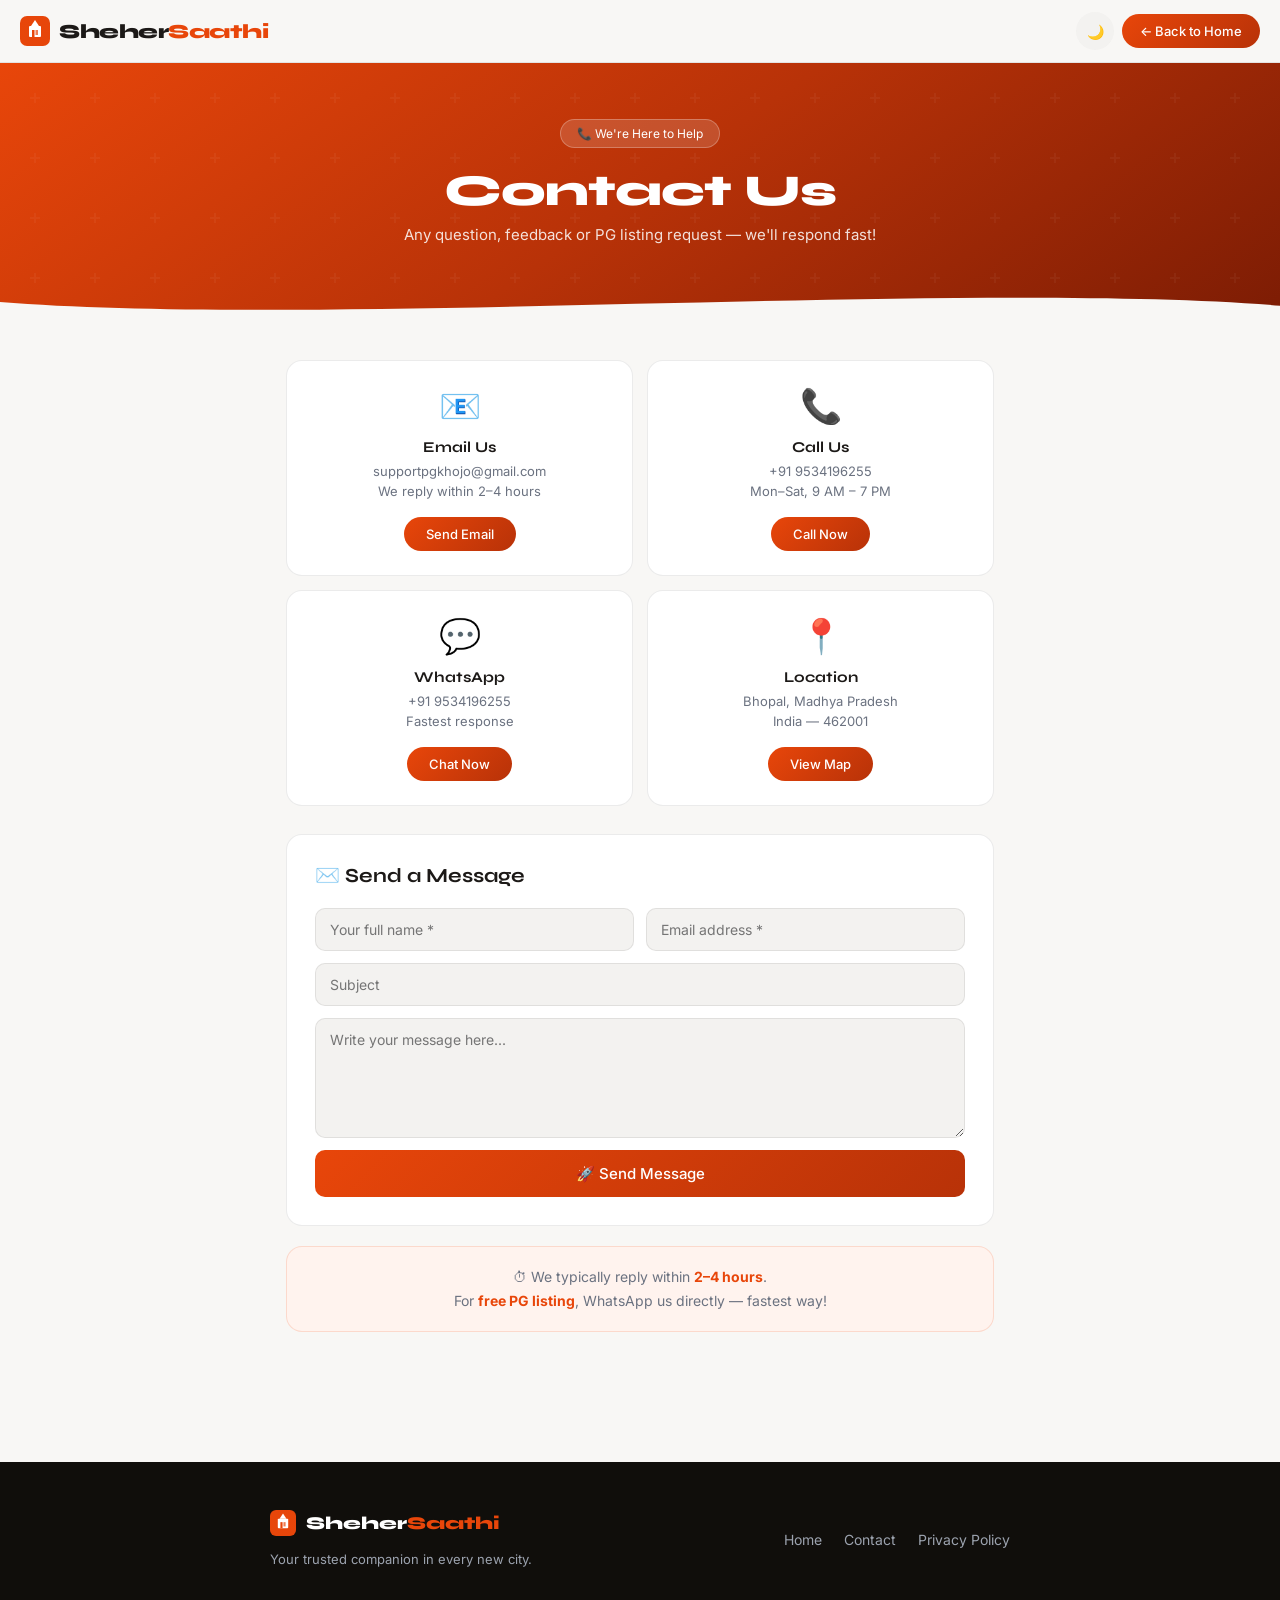
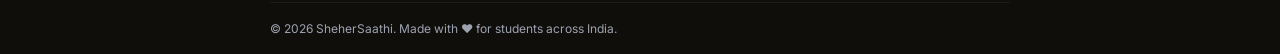
<file: contact.html>
<!DOCTYPE html>
<html lang="en">
<head>
<meta charset="UTF-8">
<meta name="viewport" content="width=device-width, initial-scale=1.0">
<title>Contact Us — SheherSaathi</title>
<link href="https://fonts.googleapis.com/css2?family=Syne:wght@400;600;700;800&family=Inter:wght@300;400;500;600&display=swap" rel="stylesheet">
<link rel="stylesheet" href="style.css">
<style>
.page-hero{background:linear-gradient(145deg,#e8460a,#b83208,#7c1c04);color:#fff;padding:56px 20px 80px;text-align:center;position:relative;overflow:hidden;}
.page-hero::before{content:'';position:absolute;inset:0;background:url("data:image/svg+xml,%3Csvg width='60' height='60' viewBox='0 0 60 60' xmlns='http://www.w3.org/2000/svg'%3E%3Cg fill='none'%3E%3Cg fill='%23ffffff' fill-opacity='0.04'%3E%3Cpath d='M36 34v-4h-2v4h-4v2h4v4h2v-4h4v-2h-4z'/%3E%3C/g%3E%3C/g%3E%3C/svg%3E");}
.page-hero-inner{position:relative;z-index:1;}
.page-badge{display:inline-block;background:rgba(255,255,255,0.15);border:1px solid rgba(255,255,255,0.25);padding:6px 16px;border-radius:50px;font-size:12px;margin-bottom:16px;}
.page-hero h1{font-family:'Syne',sans-serif;font-size:clamp(28px,5vw,44px);font-weight:800;margin-bottom:8px;letter-spacing:-1px;}
.page-hero p{font-size:15px;opacity:.85;}
.page-wave{position:absolute;bottom:0;left:0;right:0;line-height:0;}
.page-wave svg{width:100%;height:44px;display:block;}
.page-content{max-width:740px;margin:0 auto;padding:36px 16px 70px;}
.contact-grid{display:grid;grid-template-columns:1fr 1fr;gap:14px;margin-bottom:28px;}
@media(max-width:520px){.contact-grid{grid-template-columns:1fr;}}
.contact-card{background:var(--card);border:1px solid var(--border);border-radius:var(--radius);padding:24px;text-align:center;transition:all .2s;}
.contact-card:hover{transform:translateY(-4px);box-shadow:var(--shadow-lg);}
.cc-icon{font-size:34px;margin-bottom:12px;}
.cc-title{font-family:'Syne',sans-serif;font-size:15px;font-weight:700;margin-bottom:6px;}
.cc-val{font-size:13px;color:var(--muted);margin-bottom:16px;line-height:1.5;}
a.cc-btn{display:inline-block;padding:9px 22px;background:linear-gradient(135deg,#e8460a,#b83208);color:#fff;border-radius:50px;font-size:13px;font-weight:500;transition:all .2s;}
a.cc-btn:hover{transform:translateY(-2px);box-shadow:0 4px 14px rgba(232,70,10,.35);}
.form-card{background:var(--card);border:1px solid var(--border);border-radius:var(--radius);padding:28px;margin-bottom:20px;}
.form-card h3{font-family:'Syne',sans-serif;font-size:20px;font-weight:700;margin-bottom:20px;}
.cf-row{display:grid;grid-template-columns:1fr 1fr;gap:12px;}
@media(max-width:520px){.cf-row{grid-template-columns:1fr;}}
.cf-input{width:100%;padding:12px 14px;border:1.5px solid var(--border);border-radius:10px;background:var(--input);color:var(--text);font-size:14px;outline:none;font-family:'Inter',sans-serif;margin-bottom:12px;display:block;transition:border-color .2s;}
.cf-input:focus{border-color:#e8460a;}
textarea.cf-input{resize:vertical;min-height:120px;}
.info-card{background:var(--brand-light);border:1px solid rgba(232,70,10,.15);border-radius:var(--radius);padding:18px 22px;font-size:14px;color:var(--muted);text-align:center;line-height:1.7;}
.dark .info-card{background:#2a1200;}
.info-card strong{color:#e8460a;}
.site-footer{background:#100e0b;color:#9ca3af;padding:48px 20px 0;margin-top:60px;}
.footer-inner{display:flex;justify-content:space-between;flex-wrap:wrap;gap:32px;max-width:740px;margin:0 auto 32px;}
.footer-logo{display:flex;align-items:center;gap:10px;margin-bottom:12px;}
.footer-logo span{font-family:'Syne',sans-serif;font-size:18px;font-weight:800;color:#fff;}
.footer-logo em{color:#e8460a;font-style:normal;}
.footer-desc{font-size:13px;line-height:1.7;max-width:280px;}
.footer-links-row{display:flex;gap:22px;flex-wrap:wrap;align-items:center;}
.footer-links-row a{color:#9ca3af;font-size:14px;transition:color .2s;}
.footer-links-row a:hover{color:#e8460a;}
.footer-bottom{border-top:1px solid #1f1c18;padding:18px 0;display:flex;align-items:center;justify-content:space-between;flex-wrap:wrap;gap:8px;max-width:740px;margin:0 auto;font-size:12px;}
</style>
</head>
<body>

<nav class="navbar">
  <a href="index.html" class="nav-brand" style="text-decoration:none">
    <svg width="30" height="30" viewBox="0 0 60 60" fill="none"><rect width="60" height="60" rx="14" fill="url(#ng)"/><path d="M30 8L38 20H22L30 8Z" fill="white"/><rect x="18" y="20" width="24" height="22" rx="2" fill="white"/><rect x="24" y="28" width="5" height="14" fill="#e8460a"/><rect x="31" y="28" width="5" height="10" fill="#e8460a" opacity="0.7"/><defs><linearGradient id="ng" x1="0" y1="0" x2="60" y2="60"><stop stop-color="#e8460a"/><stop offset="1" stop-color="#7c1c04"/></linearGradient></defs></svg>
    <span class="brand-text">Sheher<span>Saathi</span></span>
  </a>
  <div class="nav-right">
    <button class="icon-btn" onclick="toggleDark()">🌙</button>
    <a href="index.html"><button class="btn-sm">← Back to Home</button></a>
  </div>
</nav>

<div class="page-hero">
  <div class="page-hero-inner">
    <div class="page-badge">📞 We're Here to Help</div>
    <h1>Contact Us</h1>
    <p>Any question, feedback or PG listing request — we'll respond fast!</p>
  </div>
  <div class="page-wave"><svg viewBox="0 0 1440 60" preserveAspectRatio="none"><path d="M0,30 C360,65 1080,0 1440,35 L1440,60 L0,60Z" fill="var(--bg)"/></svg></div>
</div>

<div class="page-content">

  <div class="contact-grid">
    <div class="contact-card">
      <div class="cc-icon">📧</div>
      <div class="cc-title">Email Us</div>
      <div class="cc-val">supportpgkhojo@gmail.com<br>We reply within 2–4 hours</div>
      <a href="mailto:supportpgkhojo@gmail.com" class="cc-btn">Send Email</a>
    </div>
    <div class="contact-card">
      <div class="cc-icon">📞</div>
      <div class="cc-title">Call Us</div>
      <div class="cc-val">+91 9534196255<br>Mon–Sat, 9 AM – 7 PM</div>
      <a href="tel:9534196255" class="cc-btn">Call Now</a>
    </div>
    <div class="contact-card">
      <div class="cc-icon">💬</div>
      <div class="cc-title">WhatsApp</div>
      <div class="cc-val">+91 9534196255<br>Fastest response</div>
      <a href="https://wa.me/919534196255" target="_blank" class="cc-btn">Chat Now</a>
    </div>
    <div class="contact-card">
      <div class="cc-icon">📍</div>
      <div class="cc-title">Location</div>
      <div class="cc-val">Bhopal, Madhya Pradesh<br>India — 462001</div>
      <a href="https://maps.google.com/?q=Bhopal,MP" target="_blank" class="cc-btn">View Map</a>
    </div>
  </div>

  <div class="form-card">
    <h3>✉️ Send a Message</h3>
    <div class="cf-row">
      <input class="cf-input" placeholder="Your full name *" id="cfName">
      <input class="cf-input" placeholder="Email address *" id="cfEmail" type="email">
    </div>
    <input class="cf-input" placeholder="Subject" id="cfSubject">
    <textarea class="cf-input" placeholder="Write your message here..." id="cfMsg"></textarea>
    <button style="width:100%;padding:14px;font-size:15px" onclick="sendMsg()">🚀 Send Message</button>
  </div>

  <div class="info-card">
    ⏱ We typically reply within <strong>2–4 hours</strong>.<br>
    For <strong>free PG listing</strong>, WhatsApp us directly — fastest way!
  </div>

</div>

<footer class="site-footer">
  <div class="footer-inner">
    <div>
      <div class="footer-logo">
        <svg width="26" height="26" viewBox="0 0 60 60" fill="none"><rect width="60" height="60" rx="14" fill="url(#fg)"/><path d="M30 8L38 20H22L30 8Z" fill="white"/><rect x="18" y="20" width="24" height="22" rx="2" fill="white"/><rect x="24" y="28" width="5" height="14" fill="#e8460a"/><rect x="31" y="28" width="5" height="10" fill="#e8460a" opacity=".7"/><defs><linearGradient id="fg" x1="0" y1="0" x2="60" y2="60"><stop stop-color="#e8460a"/><stop offset="1" stop-color="#7c1c04"/></linearGradient></defs></svg>
        <span>Sheher<em>Saathi</em></span>
      </div>
      <p class="footer-desc">Your trusted companion in every new city.</p>
    </div>
    <div class="footer-links-row">
      <a href="index.html">Home</a>
      <a href="contact.html">Contact</a>
      <a href="policy.html">Privacy Policy</a>
    </div>
  </div>
  <div class="footer-bottom">
    <p>© 2026 SheherSaathi. Made with ❤️ for students across India.</p>
  </div>
</footer>

<script>
if(localStorage.getItem('ss_dark')==='1') document.body.classList.add('dark');
function toggleDark(){ document.body.classList.toggle('dark'); localStorage.setItem('ss_dark',document.body.classList.contains('dark')?'1':'0'); }
function sendMsg(){
  const n=document.getElementById('cfName').value.trim();
  const e=document.getElementById('cfEmail').value.trim();
  const m=document.getElementById('cfMsg').value.trim();
  if(!n||!e||!m){ alert('Please fill all required fields.'); return; }
  if(!e.includes('@')){ alert('Please enter a valid email.'); return; }
  alert('Message sent successfully! ✅\nWe will get back to you within 2–4 hours.');
  ['cfName','cfEmail','cfSubject','cfMsg'].forEach(id=>document.getElementById(id).value='');
}
</script>
</body>
</html>
</file>
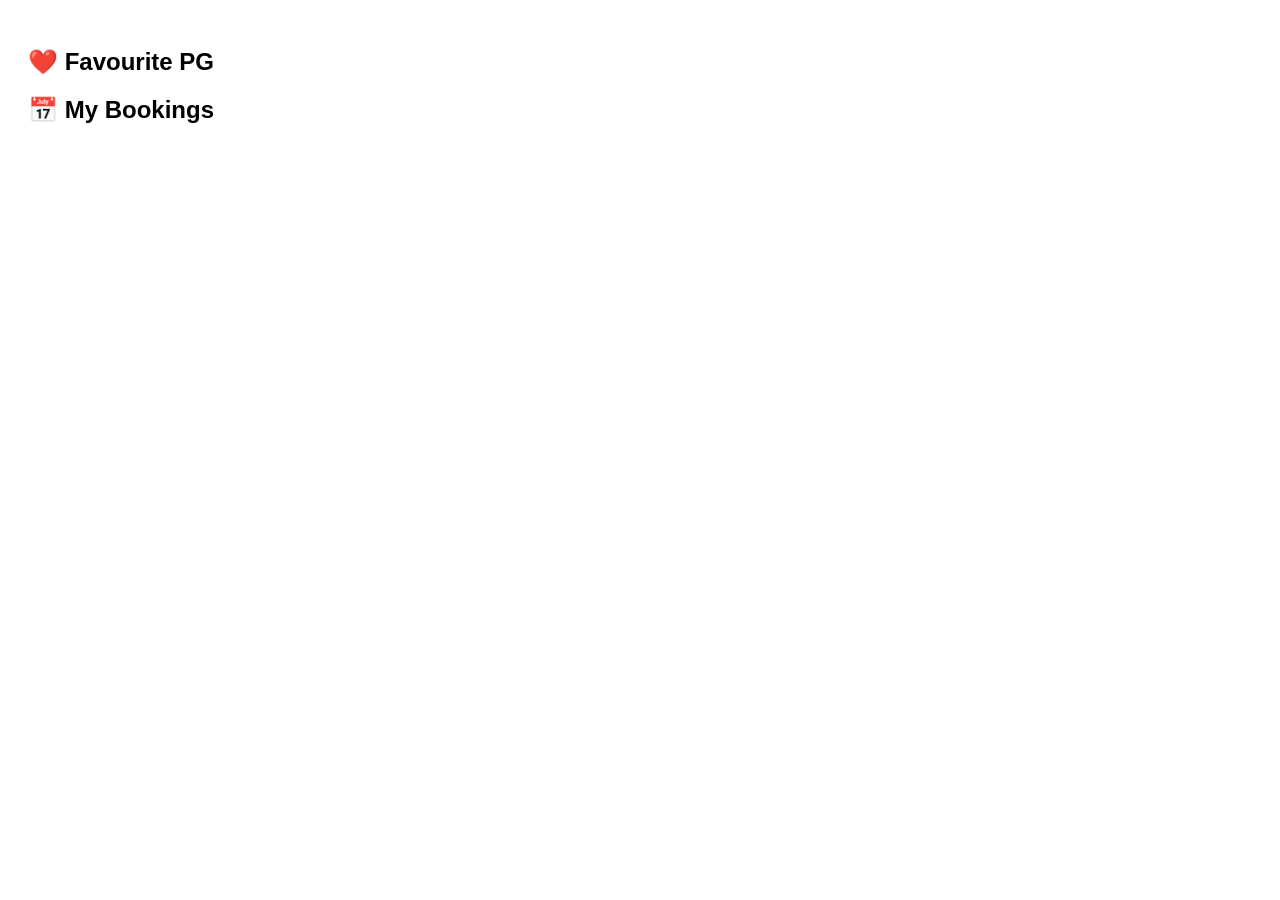
<file: dashboard.html>
<!DOCTYPE html>
<html>
<head>
  <title>Dashboard - PGKhojo</title>
</head>

<body style="font-family:Arial;padding:20px;">

<h2>❤️ Favourite PG</h2>
<div id="favList"></div>

<h2>📅 My Bookings</h2>
<div id="bookingList"></div>

<script>
let fav = JSON.parse(localStorage.getItem("fav")) || [];
let bookings = JSON.parse(localStorage.getItem("booking")) || [];

document.getElementById("favList").innerHTML =
  fav.map(p => `<p>${p}</p>`).join("");

document.getElementById("bookingList").innerHTML =
  bookings.map(p => `<p>${p}</p>`).join("");
</script>

</body>
</html>
</file>
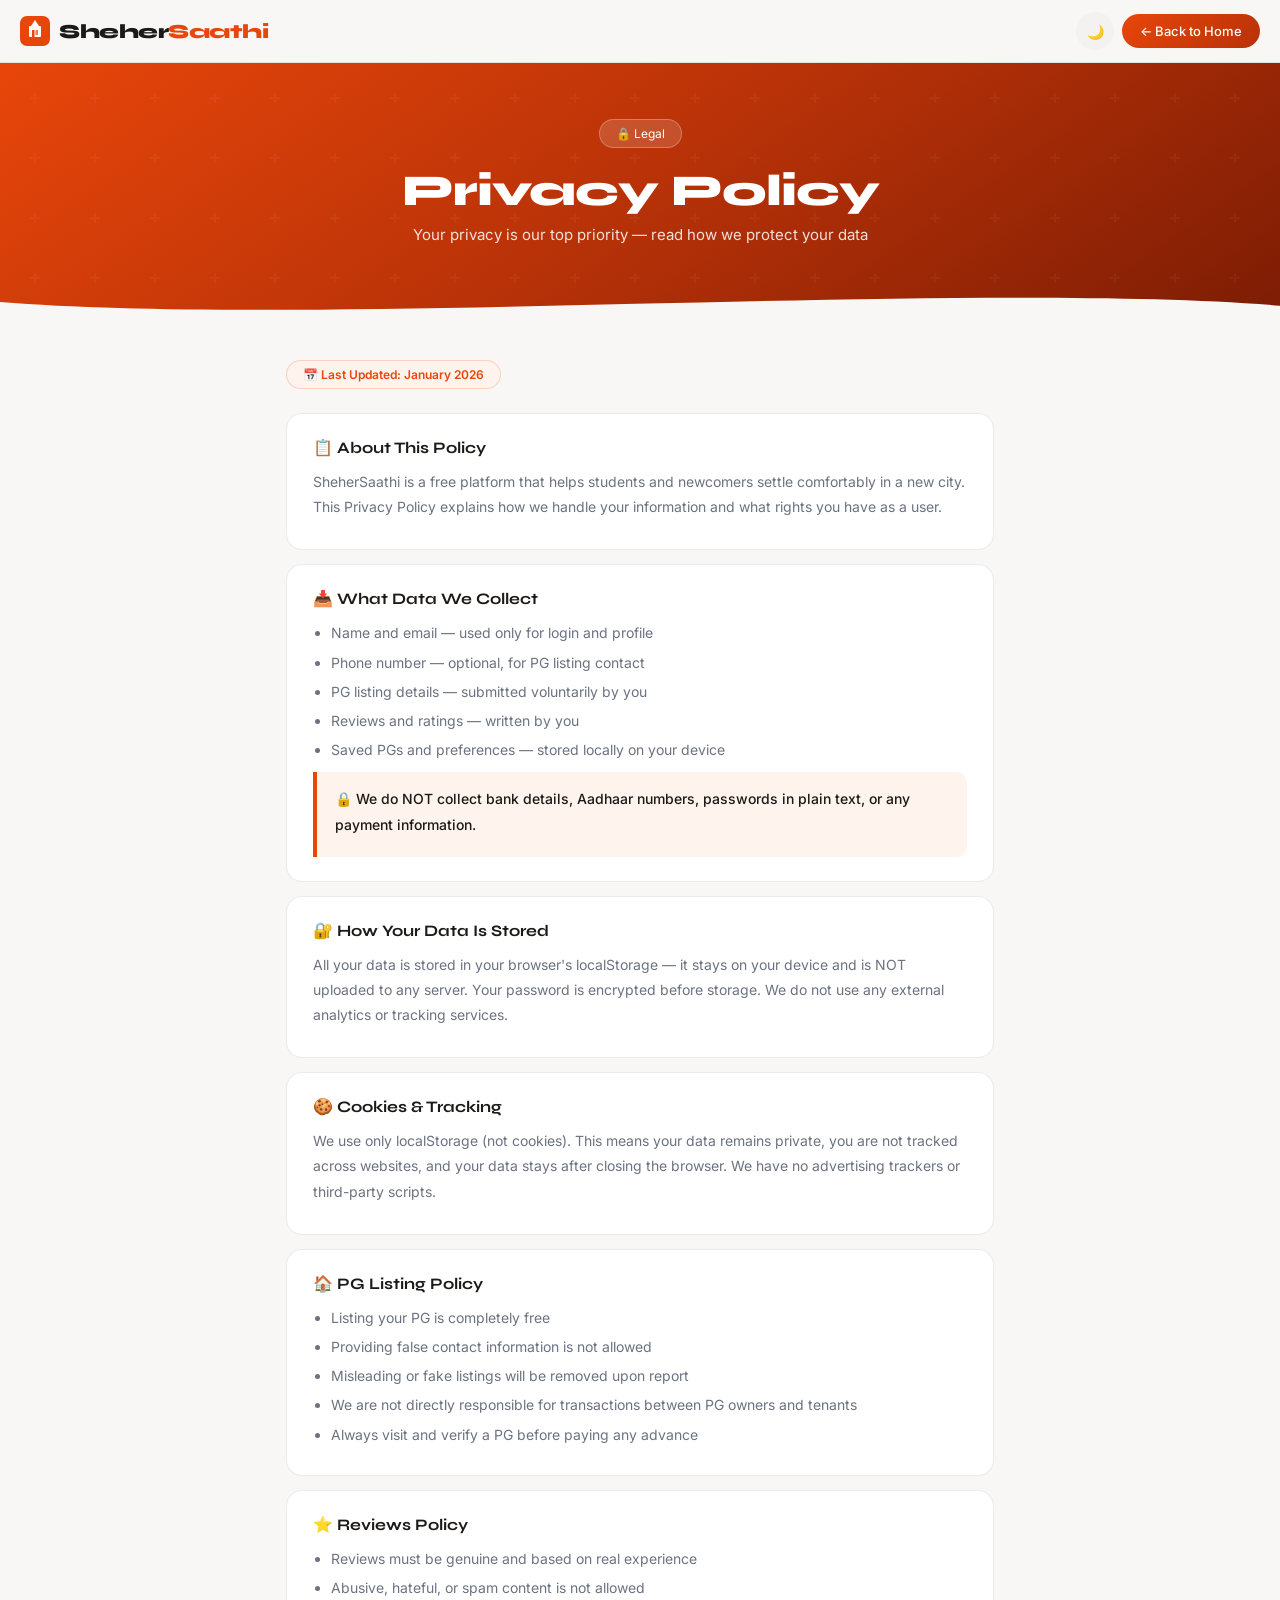
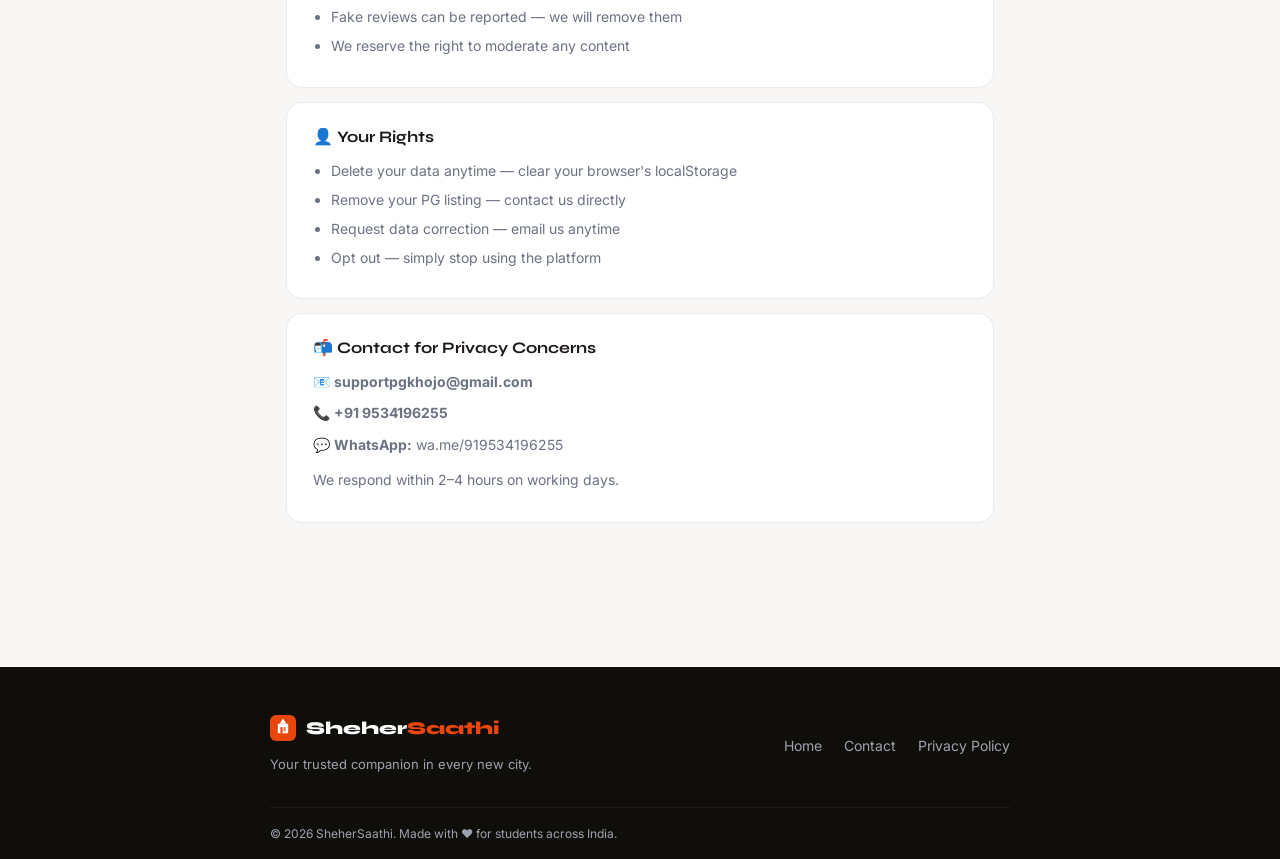
<file: policy.html>
<!DOCTYPE html>
<html lang="en">
<head>
<meta charset="UTF-8">
<meta name="viewport" content="width=device-width, initial-scale=1.0">
<title>Privacy Policy — SheherSaathi</title>
<link href="https://fonts.googleapis.com/css2?family=Syne:wght@400;600;700;800&family=Inter:wght@300;400;500;600&display=swap" rel="stylesheet">
<link rel="stylesheet" href="style.css">
<style>
.page-hero{background:linear-gradient(145deg,#e8460a,#b83208,#7c1c04);color:#fff;padding:56px 20px 80px;text-align:center;position:relative;overflow:hidden;}
.page-hero::before{content:'';position:absolute;inset:0;background:url("data:image/svg+xml,%3Csvg width='60' height='60' viewBox='0 0 60 60' xmlns='http://www.w3.org/2000/svg'%3E%3Cg fill='none'%3E%3Cg fill='%23ffffff' fill-opacity='0.04'%3E%3Cpath d='M36 34v-4h-2v4h-4v2h4v4h2v-4h4v-2h-4z'/%3E%3C/g%3E%3C/g%3E%3C/svg%3E");}
.page-hero-inner{position:relative;z-index:1;}
.page-badge{display:inline-block;background:rgba(255,255,255,0.15);border:1px solid rgba(255,255,255,0.25);padding:6px 16px;border-radius:50px;font-size:12px;margin-bottom:16px;}
.page-hero h1{font-family:'Syne',sans-serif;font-size:clamp(28px,5vw,44px);font-weight:800;margin-bottom:8px;letter-spacing:-1px;}
.page-hero p{font-size:15px;opacity:.85;}
.page-wave{position:absolute;bottom:0;left:0;right:0;line-height:0;}
.page-wave svg{width:100%;height:44px;display:block;}
.page-content{max-width:740px;margin:0 auto;padding:36px 16px 70px;}
.updated-pill{display:inline-block;background:var(--brand-light);color:#e8460a;border:1px solid rgba(232,70,10,.2);padding:6px 16px;border-radius:50px;font-size:12px;font-weight:600;margin-bottom:24px;}
.dark .updated-pill{background:#2a1200;}
.policy-section{background:var(--card);border:1px solid var(--border);border-radius:var(--radius);padding:24px 26px;margin-bottom:14px;}
.policy-section h3{font-family:'Syne',sans-serif;font-size:16px;font-weight:700;margin-bottom:12px;display:flex;align-items:center;gap:8px;}
.policy-section p,.policy-section li{font-size:14px;color:var(--muted);line-height:1.8;margin-bottom:6px;}
.policy-section ul{padding-left:18px;}
.policy-section li{margin-bottom:4px;}
.highlight-box{background:var(--brand-light);border-left:4px solid #e8460a;border-radius:0 10px 10px 0;padding:14px 18px;margin-top:10px;}
.dark .highlight-box{background:#2a1200;}
.highlight-box p{color:var(--text)!important;font-weight:500;}
.site-footer{background:#100e0b;color:#9ca3af;padding:48px 20px 0;margin-top:60px;}
.footer-inner{display:flex;justify-content:space-between;flex-wrap:wrap;gap:32px;max-width:740px;margin:0 auto 32px;}
.footer-logo{display:flex;align-items:center;gap:10px;margin-bottom:12px;}
.footer-logo span{font-family:'Syne',sans-serif;font-size:18px;font-weight:800;color:#fff;}
.footer-logo em{color:#e8460a;font-style:normal;}
.footer-desc{font-size:13px;line-height:1.7;max-width:280px;}
.footer-links-row{display:flex;gap:22px;flex-wrap:wrap;align-items:center;}
.footer-links-row a{color:#9ca3af;font-size:14px;transition:color .2s;}
.footer-links-row a:hover{color:#e8460a;}
.footer-bottom{border-top:1px solid #1f1c18;padding:18px 0;display:flex;align-items:center;justify-content:space-between;flex-wrap:wrap;gap:8px;max-width:740px;margin:0 auto;font-size:12px;}
</style>
</head>
<body>

<nav class="navbar">
  <a href="index.html" class="nav-brand" style="text-decoration:none">
    <svg width="30" height="30" viewBox="0 0 60 60" fill="none"><rect width="60" height="60" rx="14" fill="url(#ng2)"/><path d="M30 8L38 20H22L30 8Z" fill="white"/><rect x="18" y="20" width="24" height="22" rx="2" fill="white"/><rect x="24" y="28" width="5" height="14" fill="#e8460a"/><rect x="31" y="28" width="5" height="10" fill="#e8460a" opacity="0.7"/><defs><linearGradient id="ng2" x1="0" y1="0" x2="60" y2="60"><stop stop-color="#e8460a"/><stop offset="1" stop-color="#7c1c04"/></linearGradient></defs></svg>
    <span class="brand-text">Sheher<span>Saathi</span></span>
  </a>
  <div class="nav-right">
    <button class="icon-btn" onclick="toggleDark()">🌙</button>
    <a href="index.html"><button class="btn-sm">← Back to Home</button></a>
  </div>
</nav>

<div class="page-hero">
  <div class="page-hero-inner">
    <div class="page-badge">🔒 Legal</div>
    <h1>Privacy Policy</h1>
    <p>Your privacy is our top priority — read how we protect your data</p>
  </div>
  <div class="page-wave"><svg viewBox="0 0 1440 60" preserveAspectRatio="none"><path d="M0,30 C360,65 1080,0 1440,35 L1440,60 L0,60Z" fill="var(--bg)"/></svg></div>
</div>

<div class="page-content">
  <div class="updated-pill">📅 Last Updated: January 2026</div>

  <div class="policy-section">
    <h3>📋 About This Policy</h3>
    <p>SheherSaathi is a free platform that helps students and newcomers settle comfortably in a new city. This Privacy Policy explains how we handle your information and what rights you have as a user.</p>
  </div>

  <div class="policy-section">
    <h3>📥 What Data We Collect</h3>
    <ul>
      <li>Name and email — used only for login and profile</li>
      <li>Phone number — optional, for PG listing contact</li>
      <li>PG listing details — submitted voluntarily by you</li>
      <li>Reviews and ratings — written by you</li>
      <li>Saved PGs and preferences — stored locally on your device</li>
    </ul>
    <div class="highlight-box"><p>🔒 We do NOT collect bank details, Aadhaar numbers, passwords in plain text, or any payment information.</p></div>
  </div>

  <div class="policy-section">
    <h3>🔐 How Your Data Is Stored</h3>
    <p>All your data is stored in your browser's localStorage — it stays on your device and is NOT uploaded to any server. Your password is encrypted before storage. We do not use any external analytics or tracking services.</p>
  </div>

  <div class="policy-section">
    <h3>🍪 Cookies & Tracking</h3>
    <p>We use only localStorage (not cookies). This means your data remains private, you are not tracked across websites, and your data stays after closing the browser. We have no advertising trackers or third-party scripts.</p>
  </div>

  <div class="policy-section">
    <h3>🏠 PG Listing Policy</h3>
    <ul>
      <li>Listing your PG is completely free</li>
      <li>Providing false contact information is not allowed</li>
      <li>Misleading or fake listings will be removed upon report</li>
      <li>We are not directly responsible for transactions between PG owners and tenants</li>
      <li>Always visit and verify a PG before paying any advance</li>
    </ul>
  </div>

  <div class="policy-section">
    <h3>⭐ Reviews Policy</h3>
    <ul>
      <li>Reviews must be genuine and based on real experience</li>
      <li>Abusive, hateful, or spam content is not allowed</li>
      <li>Fake reviews can be reported — we will remove them</li>
      <li>We reserve the right to moderate any content</li>
    </ul>
  </div>

  <div class="policy-section">
    <h3>👤 Your Rights</h3>
    <ul>
      <li>Delete your data anytime — clear your browser's localStorage</li>
      <li>Remove your PG listing — contact us directly</li>
      <li>Request data correction — email us anytime</li>
      <li>Opt out — simply stop using the platform</li>
    </ul>
  </div>

  <div class="policy-section">
    <h3>📬 Contact for Privacy Concerns</h3>
    <p>📧 <strong>supportpgkhojo@gmail.com</strong></p>
    <p>📞 <strong>+91 9534196255</strong></p>
    <p>💬 <strong>WhatsApp:</strong> wa.me/919534196255</p>
    <p style="margin-top:10px">We respond within 2–4 hours on working days.</p>
  </div>
</div>

<footer class="site-footer">
  <div class="footer-inner">
    <div>
      <div class="footer-logo">
        <svg width="26" height="26" viewBox="0 0 60 60" fill="none"><rect width="60" height="60" rx="14" fill="url(#fg2)"/><path d="M30 8L38 20H22L30 8Z" fill="white"/><rect x="18" y="20" width="24" height="22" rx="2" fill="white"/><rect x="24" y="28" width="5" height="14" fill="#e8460a"/><rect x="31" y="28" width="5" height="10" fill="#e8460a" opacity=".7"/><defs><linearGradient id="fg2" x1="0" y1="0" x2="60" y2="60"><stop stop-color="#e8460a"/><stop offset="1" stop-color="#7c1c04"/></linearGradient></defs></svg>
        <span>Sheher<em>Saathi</em></span>
      </div>
      <p class="footer-desc">Your trusted companion in every new city.</p>
    </div>
    <div class="footer-links-row">
      <a href="index.html">Home</a>
      <a href="contact.html">Contact</a>
      <a href="policy.html">Privacy Policy</a>
    </div>
  </div>
  <div class="footer-bottom">
    <p>© 2026 SheherSaathi. Made with ❤️ for students across India.</p>
  </div>
</footer>

<script>
if(localStorage.getItem('ss_dark')==='1') document.body.classList.add('dark');
function toggleDark(){ document.body.classList.toggle('dark'); localStorage.setItem('ss_dark',document.body.classList.contains('dark')?'1':'0'); }
</script>
</body>
</html>
</file>
<file: style.css>
:root {
  --brand: #e8460a;
  --brand-dark: #b83208;
  --brand-light: #fff3ee;
  --text: #1c1917;
  --muted: #6b7280;
  --bg: #f8f7f5;
  --card: #ffffff;
  --input: #f3f2f0;
  --border: rgba(0,0,0,0.08);
  --radius: 16px;
  --radius-sm: 10px;
  --shadow: 0 2px 16px rgba(0,0,0,0.07);
  --shadow-lg: 0 12px 40px rgba(232,70,10,0.18);
  --navbar: rgba(248,247,245,0.96);
}
.dark {
  --text: #f5f4f0;
  --muted: #9ca3af;
  --bg: #0d0c0a;
  --card: #1a1814;
  --input: #252218;
  --border: rgba(255,255,255,0.07);
  --navbar: rgba(13,12,10,0.96);
  --brand-light: #2a1200;
}
* { box-sizing: border-box; margin: 0; padding: 0; }
body { font-family: 'Inter', sans-serif; color: var(--text); background: var(--bg); transition: background .3s, color .3s; min-height: 100vh; }
a { text-decoration: none; }
img { max-width: 100%; }

/* LOADER */
#loader { position: fixed; inset: 0; z-index: 9999; background: linear-gradient(145deg,#e8460a,#7c1c04); display: flex; align-items: center; justify-content: center; transition: opacity .6s; }
.loader-box { text-align: center; color: #fff; }
.loader-box svg { animation: floatUp 1.2s ease-in-out infinite; margin-bottom: 14px; }
.loader-name { font-family: 'Syne', sans-serif; font-size: 26px; font-weight: 800; margin-bottom: 20px; letter-spacing: -0.5px; }
.loader-bar { width: 160px; height: 3px; background: rgba(255,255,255,0.25); border-radius: 3px; overflow: hidden; margin: 0 auto 12px; }
.loader-fill { height: 100%; background: #fff; border-radius: 3px; animation: loadBar 1.5s ease forwards; }
.loader-sub { font-size: 13px; opacity: 0.7; }
@keyframes floatUp { 0%,100%{transform:translateY(0)} 50%{transform:translateY(-8px)} }
@keyframes loadBar { from{width:0} to{width:100%} }

/* NAVBAR */
.navbar { position: sticky; top: 0; z-index: 200; display: flex; align-items: center; justify-content: space-between; gap: 12px; padding: 12px 20px; background: var(--navbar); backdrop-filter: blur(16px); border-bottom: 1px solid var(--border); }
.nav-brand { display: flex; align-items: center; gap: 9px; flex-shrink: 0; }
.brand-text { font-family: 'Syne', sans-serif; font-size: 20px; font-weight: 800; color: var(--text); letter-spacing: -0.5px; }
.brand-text span { color: var(--brand); }
.nav-center { flex: 1; max-width: 360px; margin: 0 16px; }
.nav-search-wrap { display: flex; align-items: center; gap: 8px; background: var(--input); border: 1px solid var(--border); border-radius: 50px; padding: 8px 14px; transition: border-color .2s; }
.nav-search-wrap:focus-within { border-color: var(--brand); }
.nav-search-wrap svg { color: var(--muted); flex-shrink: 0; }
.nav-search-wrap input { border: none; background: transparent; color: var(--text); font-size: 13px; outline: none; width: 100%; font-family: 'Inter', sans-serif; }
.nav-right { display: flex; align-items: center; gap: 8px; }
.icon-btn { width: 38px; height: 38px; border-radius: 50%; border: none; background: var(--input); color: var(--text); cursor: pointer; display: flex; align-items: center; justify-content: center; transition: all .2s; position: relative; }
.icon-btn:hover { background: var(--brand-light); color: var(--brand); }
.notif-dot { position: absolute; top: 7px; right: 7px; width: 7px; height: 7px; background: var(--brand); border-radius: 50%; border: 1.5px solid var(--navbar); display: none; }
.notif-dot.show { display: block; }

/* NOTIFICATION PANEL */
.notif-panel { position: absolute; top: 56px; right: 60px; width: 300px; background: var(--card); border: 1px solid var(--border); border-radius: var(--radius); box-shadow: var(--shadow); z-index: 300; overflow: hidden; }
.notif-panel.hidden { display: none; }
.notif-header { display: flex; justify-content: space-between; align-items: center; padding: 14px 16px; border-bottom: 1px solid var(--border); font-size: 14px; }
.notif-header span { font-size: 12px; color: var(--brand); cursor: pointer; }
.notif-item { padding: 12px 16px; border-bottom: 1px solid var(--border); font-size: 13px; color: var(--muted); }
.notif-empty { padding: 24px 16px; text-align: center; font-size: 13px; color: var(--muted); }

/* PROFILE */
.profile-wrap { position: relative; cursor: pointer; }
.profile-avatar { width: 38px; height: 38px; border-radius: 50%; border: 2.5px solid var(--brand); overflow: hidden; background: linear-gradient(135deg,#e8460a,#b83208); display: flex; align-items: center; justify-content: center; font-weight: 700; font-size: 15px; color: #fff; position: relative; }
.profile-avatar img { position: absolute; inset: 0; width: 100%; height: 100%; object-fit: cover; }

.profile-menu { display: none; position: absolute; right: 0; top: 50px; width: 230px; background: var(--card); border: 1px solid var(--border); border-radius: var(--radius); box-shadow: 0 8px 32px rgba(0,0,0,0.15); z-index: 300; overflow: hidden; }
.pm-header { display: flex; align-items: center; gap: 12px; padding: 16px; background: linear-gradient(135deg,#e8460a,#b83208); color: #fff; }
.pm-avatar-big { width: 42px; height: 42px; border-radius: 50%; border: 2px solid rgba(255,255,255,0.4); background: rgba(255,255,255,0.2); display: flex; align-items: center; justify-content: center; font-weight: 700; font-size: 16px; overflow: hidden; flex-shrink: 0; position: relative; }
.pm-avatar-big img { position: absolute; inset: 0; width: 100%; height: 100%; object-fit: cover; }
.pm-info strong { font-size: 14px; display: block; margin-bottom: 2px; }
.pm-info span { font-size: 11px; opacity: 0.8; }
.pm-divider { height: 1px; background: var(--border); }
.pm-item { width: 100%; display: flex; align-items: center; gap: 10px; padding: 11px 16px; font-size: 13px; color: var(--text); background: transparent; border: none; cursor: pointer; text-align: left; transition: background .15s; border-radius: 0; box-shadow: none; font-family: 'Inter', sans-serif; }
.pm-item:hover { background: var(--input); transform: none; box-shadow: none; }
.pm-item svg { color: var(--muted); flex-shrink: 0; }
.pm-item.danger { color: #dc2626; }
.pm-item.danger svg { color: #dc2626; }

/* HERO */
.hero { background: linear-gradient(145deg,#e8460a 0%,#c23a08 40%,#7c1c04 100%); color: #fff; padding: 56px 20px 80px; text-align: center; position: relative; overflow: hidden; }
.hero::before { content:''; position:absolute; inset:0; background: url("data:image/svg+xml,%3Csvg width='60' height='60' viewBox='0 0 60 60' xmlns='http://www.w3.org/2000/svg'%3E%3Cg fill='none' fill-rule='evenodd'%3E%3Cg fill='%23ffffff' fill-opacity='0.04'%3E%3Cpath d='M36 34v-4h-2v4h-4v2h4v4h2v-4h4v-2h-4zm0-30V0h-2v4h-4v2h4v4h2V6h4V4h-4zM6 34v-4H4v4H0v2h4v4h2v-4h4v-2H6zM6 4V0H4v4H0v2h4v4h2V6h4V4H6z'/%3E%3C/g%3E%3C/g%3E%3C/svg%3E"); }
.hero-inner { position: relative; z-index: 1; max-width: 700px; margin: 0 auto; }
.hero-badge { display: inline-flex; align-items: center; gap: 7px; background: rgba(255,255,255,0.14); border: 1px solid rgba(255,255,255,0.25); padding: 6px 16px; border-radius: 50px; font-size: 12px; font-weight: 500; margin-bottom: 20px; backdrop-filter: blur(8px); }
.hero h1 { font-family: 'Syne', sans-serif; font-size: clamp(28px,6vw,54px); font-weight: 800; line-height: 1.08; margin-bottom: 14px; letter-spacing: -1px; }
.hero h1 em { font-style: normal; color: #fde68a; }
.hero-sub { font-size: 15px; opacity: 0.85; margin-bottom: 30px; letter-spacing: 0.3px; }

.hero-search { max-width: 540px; margin: 0 auto 28px; }
.hero-search-box { display: flex; align-items: center; gap: 10px; background: #fff; border-radius: 50px; padding: 6px 6px 6px 18px; box-shadow: 0 8px 32px rgba(0,0,0,0.2); }
.hero-search-box svg { flex-shrink: 0; }
.hero-search-box input { flex: 1; border: none; outline: none; font-size: 15px; color: #1c1917; background: transparent; font-family: 'Inter', sans-serif; }
.hero-search-box button { padding: 10px 22px; border-radius: 50px; font-size: 14px; white-space: nowrap; }

.city-selector { display: flex; flex-wrap: wrap; gap: 8px; justify-content: center; margin-bottom: 28px; }
.city-btn { padding: 8px 18px; border-radius: 50px; font-size: 13px; font-weight: 500; border: 1.5px solid rgba(255,255,255,0.3); background: rgba(255,255,255,0.1); color: #fff; cursor: pointer; transition: all .2s; }
.city-btn:hover, .city-btn.active { background: #fff; color: var(--brand); border-color: #fff; transform: translateY(-2px); box-shadow: 0 6px 18px rgba(0,0,0,0.2); }
.hero-stats { display: flex; align-items: center; justify-content: center; gap: 0; flex-wrap: wrap; }
.h-stat { text-align: center; padding: 0 20px; }
.h-stat strong { display: block; font-family: 'Syne', sans-serif; font-size: 22px; font-weight: 800; color: #fde68a; }
.h-stat span { font-size: 12px; opacity: 0.75; }
.h-stat-div { width: 1px; height: 30px; background: rgba(255,255,255,0.2); }
.hero-wave { position: absolute; bottom: 0; left: 0; right: 0; line-height: 0; }
.hero-wave svg { width: 100%; display: block; height: 44px; }

/* TABS */
.tab-nav-wrap { background: var(--card); border-bottom: 1px solid var(--border); position: sticky; top: 63px; z-index: 100; }
.tab-nav { display: flex; overflow-x: auto; scrollbar-width: none; max-width: 900px; margin: 0 auto; }
.tab-nav::-webkit-scrollbar { display: none; }
.tab-btn { flex: none; padding: 14px 20px; font-size: 13px; font-weight: 500; border-bottom: 2.5px solid transparent; background: none; color: var(--muted); cursor: pointer; white-space: nowrap; border-radius: 0; transition: all .2s; font-family: 'Inter', sans-serif; letter-spacing: 0.2px; }
.tab-btn:hover { color: var(--text); transform: none; box-shadow: none; }
.tab-btn.active { color: var(--brand); border-bottom-color: var(--brand); }

/* MAIN */
.main { max-width: 900px; margin: 0 auto; padding: 28px 16px 80px; }
.tab-panel { display: none; animation: fadeSlide .22s ease; }
.tab-panel.active { display: block; }
@keyframes fadeSlide { from{opacity:0;transform:translateY(8px)} to{opacity:1;transform:none} }
.panel-header { display: flex; align-items: flex-start; justify-content: space-between; gap: 12px; margin-bottom: 22px; flex-wrap: wrap; }
.panel-header h2 { font-family: 'Syne', sans-serif; font-size: 22px; font-weight: 700; margin-bottom: 3px; }
.panel-sub { font-size: 14px; color: var(--muted); }
.sub-title { font-family: 'Syne', sans-serif; font-size: 16px; font-weight: 600; }
.btn-sm { padding: 9px 18px; font-size: 13px; border-radius: 50px; white-space: nowrap; border: none; background: linear-gradient(135deg,var(--brand),var(--brand-dark)); color: #fff; cursor: pointer; font-family: 'Inter', sans-serif; font-weight: 500; transition: all .2s; }
.btn-sm:hover { transform: translateY(-1px); box-shadow: 0 4px 14px rgba(232,70,10,.35); }

/* FILTER BAR */
.filter-bar { display: flex; gap: 10px; flex-wrap: wrap; margin-bottom: 22px; }
.filter-search { display: flex; align-items: center; gap: 8px; flex: 1; min-width: 180px; background: var(--card); border: 1px solid var(--border); border-radius: var(--radius-sm); padding: 10px 14px; transition: border-color .2s; }
.filter-search:focus-within { border-color: var(--brand); }
.filter-search svg { color: var(--muted); flex-shrink: 0; }
.filter-search input { border: none; background: transparent; color: var(--text); font-size: 14px; outline: none; width: 100%; font-family: 'Inter', sans-serif; }
.sel { padding: 10px 12px; border-radius: var(--radius-sm); border: 1px solid var(--border); background: var(--card); color: var(--text); font-size: 13px; outline: none; cursor: pointer; font-family: 'Inter', sans-serif; }
.sel.full { width: 100%; }

/* PG GRID */
.pg-grid { display: grid; grid-template-columns: repeat(auto-fill,minmax(268px,1fr)); gap: 16px; margin-bottom: 24px; }
.pg-card { background: var(--card); border-radius: var(--radius); overflow: hidden; border: 1px solid var(--border); cursor: pointer; transition: transform .25s, box-shadow .25s; }
.pg-card:hover { transform: translateY(-5px); box-shadow: var(--shadow-lg); }
.pg-img-wrap { position: relative; overflow: hidden; }
.pg-img-wrap img { width: 100%; height: 170px; object-fit: cover; display: block; transition: transform .4s; }
.pg-card:hover .pg-img-wrap img { transform: scale(1.05); }
.pg-badges { position: absolute; top: 10px; left: 10px; display: flex; gap: 5px; }
.pg-badge { padding: 3px 10px; border-radius: 20px; font-size: 11px; font-weight: 600; }
.b-boys { background: rgba(37,99,235,.85); color: #fff; }
.b-girls { background: rgba(219,39,119,.85); color: #fff; }
.b-both { background: rgba(5,150,105,.85); color: #fff; }
.pg-rating-badge { position: absolute; top: 10px; right: 10px; background: rgba(0,0,0,0.6); color: #fde68a; padding: 3px 8px; border-radius: 20px; font-size: 11px; font-weight: 600; backdrop-filter: blur(4px); }
.pg-body { padding: 14px 16px; }
.pg-body h3 { font-family: 'Syne', sans-serif; font-size: 15px; font-weight: 700; margin-bottom: 3px; white-space: nowrap; overflow: hidden; text-overflow: ellipsis; }
.pg-city-tag { font-size: 12px; color: var(--muted); margin-bottom: 6px; display: flex; align-items: center; gap: 4px; }
.pg-rent { font-size: 22px; font-weight: 700; color: var(--brand); margin-bottom: 4px; font-family: 'Syne', sans-serif; }
.pg-rent span { font-size: 12px; color: var(--muted); font-weight: 400; }
.pg-amenities { font-size: 11px; color: var(--muted); margin-bottom: 10px; white-space: nowrap; overflow: hidden; text-overflow: ellipsis; }
.pg-stars { display: flex; align-items: center; gap: 4px; margin-bottom: 12px; }
.pg-stars small { font-size: 12px; color: var(--muted); }
.pg-btns { display: flex; gap: 6px; }
.pg-btns button { flex: 1; font-size: 12px; padding: 8px 6px; border-radius: 8px; border: none; cursor: pointer; font-family: 'Inter', sans-serif; font-weight: 500; transition: all .2s; }
.pg-btns button:hover { transform: translateY(-1px); }
.bcall { background: linear-gradient(135deg,#16a34a,#15803d) !important; color: #fff !important; }
.bmap { background: linear-gradient(135deg,#2563eb,#1e40af) !important; color: #fff !important; }
.bfav { background: var(--input) !important; color: var(--text) !important; box-shadow: none !important; }
.no-results { text-align: center; padding: 60px 20px; color: var(--muted); grid-column: 1/-1; }
.no-results svg { margin-bottom: 12px; opacity: 0.3; }

/* LIST PG CTA */
.list-pg-cta { display: flex; align-items: center; justify-content: space-between; gap: 14px; flex-wrap: wrap; background: linear-gradient(135deg,var(--brand-light),#fff); border: 1px solid rgba(232,70,10,0.15); border-radius: var(--radius); padding: 18px 22px; }
.dark .list-pg-cta { background: linear-gradient(135deg,#2a1200,#1a1814); }
.cta-left { display: flex; align-items: center; gap: 14px; }
.cta-icon { font-size: 28px; }
.cta-left strong { font-size: 15px; display: block; margin-bottom: 2px; }
.cta-left p { font-size: 13px; color: var(--muted); }

/* FARE */
.fare-layout { display: grid; grid-template-columns: 1.2fr 1fr; gap: 16px; }
@media(max-width:620px){ .fare-layout{grid-template-columns:1fr} }
.fare-box, .tips-card { background: var(--card); border: 1px solid var(--border); border-radius: var(--radius); padding: 20px; }
.fare-box-title { font-family: 'Syne', sans-serif; font-size: 16px; font-weight: 700; margin-bottom: 16px; }
.lbl { font-size: 12px; color: var(--muted); margin-bottom: 6px; display: block; font-weight: 500; text-transform: uppercase; letter-spacing: 0.5px; }
.fare-meta-row { display: flex; gap: 10px; margin-bottom: 16px; }
.fare-meta-item { display: flex; align-items: center; gap: 6px; background: var(--input); padding: 6px 12px; border-radius: 20px; font-size: 13px; color: var(--muted); }
.fare-cards { display: grid; grid-template-columns: 1fr 1fr; gap: 10px; margin-bottom: 14px; }
.fare-card-item { background: var(--input); border-radius: 12px; padding: 14px 10px; text-align: center; border: 1.5px solid transparent; position: relative; }
.fare-card-item.best { border-color: var(--brand); background: var(--brand-light); }
.dark .fare-card-item.best { background: #2a1200; }
.fci-best { position: absolute; top: -9px; left: 50%; transform: translateX(-50%); background: var(--brand); color: #fff; font-size: 10px; font-weight: 600; padding: 2px 10px; border-radius: 20px; white-space: nowrap; }
.fci-icon { font-size: 24px; margin-bottom: 5px; }
.fci-label { font-size: 11px; color: var(--muted); margin-bottom: 5px; font-weight: 500; }
.fci-price { font-size: 14px; font-weight: 700; color: var(--text); }
.fare-note-box { background: #fef9c3; color: #78350f; border-radius: 10px; padding: 11px 14px; font-size: 13px; line-height: 1.5; }
.dark .fare-note-box { background: #1c1500; color: #fbbf24; }
.tips-title { display: flex; align-items: center; gap: 8px; font-family: 'Syne', sans-serif; font-size: 15px; font-weight: 700; margin-bottom: 16px; }
.tip-row { font-size: 13px; color: var(--muted); padding: 9px 0; border-bottom: 1px solid var(--border); line-height: 1.5; }
.tip-row:last-child { border-bottom: none; }

/* GUIDE */
.guide-wrap { background: var(--card); border: 1px solid var(--border); border-radius: var(--radius); overflow: hidden; }
.g-step { display: flex; gap: 16px; padding: 18px 20px; border-bottom: 1px solid var(--border); }
.g-step:last-child { border-bottom: none; }
.g-num { width: 32px; height: 32px; min-width: 32px; border-radius: 50%; background: linear-gradient(135deg,var(--brand),var(--brand-dark)); color: #fff; display: flex; align-items: center; justify-content: center; font-size: 13px; font-weight: 700; margin-top: 1px; }
.g-body { flex: 1; }
.g-title { font-size: 14px; font-weight: 600; margin-bottom: 5px; }
.g-desc { font-size: 13px; color: var(--muted); line-height: 1.65; }
.g-tip { display: inline-block; margin-top: 8px; background: #dcfce7; color: #166534; font-size: 12px; padding: 4px 11px; border-radius: 6px; font-weight: 500; }
.dark .g-tip { background: #14532d; color: #86efac; }

/* HELPLINES */
.sos-grid { display: grid; grid-template-columns: repeat(4,1fr); gap: 12px; margin-bottom: 24px; }
@media(max-width:500px){ .sos-grid{grid-template-columns:1fr 1fr} }
.sos-card { background: var(--card); border: 1px solid var(--border); border-radius: var(--radius); padding: 18px 12px; text-align: center; text-decoration: none; transition: all .2s; display: block; }
.sos-card:hover { transform: translateY(-3px); border-color: #dc2626; box-shadow: 0 8px 24px rgba(220,38,38,0.15); }
.sos-card.red { background: #fff5f5; border-color: rgba(220,38,38,0.2); }
.dark .sos-card.red { background: #1f0a0a; }
.sos-num { font-family: 'Syne', sans-serif; font-size: 30px; font-weight: 800; color: #dc2626; margin-bottom: 4px; }
.sos-name { font-size: 12px; color: var(--muted); margin-bottom: 12px; font-weight: 500; }
.sos-call { display: inline-block; padding: 6px 16px; background: #dc2626; color: #fff; border-radius: 20px; font-size: 12px; font-weight: 500; }
.helpline-list { display: flex; flex-direction: column; gap: 8px; }
.h-item { display: flex; align-items: center; gap: 13px; background: var(--card); border: 1px solid var(--border); border-radius: 12px; padding: 14px 16px; transition: all .2s; }
.h-item:hover { border-color: var(--brand); }
.h-icon { width: 40px; height: 40px; border-radius: 10px; background: var(--input); display: flex; align-items: center; justify-content: center; font-size: 18px; flex-shrink: 0; }
.h-info { flex: 1; }
.h-info strong { font-size: 14px; display: block; margin-bottom: 2px; }
.h-info span { font-size: 12px; color: var(--muted); }
.h-call { padding: 7px 14px; border: 1.5px solid var(--brand); color: var(--brand); background: transparent; border-radius: 20px; font-size: 12px; white-space: nowrap; font-weight: 500; text-decoration: none; transition: all .2s; }
.h-call:hover { background: var(--brand); color: #fff; }

/* NEARBY */
.nearby-cats { display: flex; gap: 8px; flex-wrap: wrap; margin-bottom: 18px; }
.cat-btn { padding: 8px 16px; border-radius: 20px; border: 1px solid var(--border); background: var(--card); color: var(--muted); font-size: 13px; cursor: pointer; transition: all .2s; font-family: 'Inter', sans-serif; font-weight: 500; }
.cat-btn.active, .cat-btn:hover { background: var(--brand); color: #fff; border-color: var(--brand); }
.nearby-list { display: flex; flex-direction: column; gap: 10px; }
.n-item { display: flex; align-items: center; gap: 13px; background: var(--card); border: 1px solid var(--border); border-radius: 12px; padding: 14px 16px; transition: all .2s; }
.n-item:hover { border-color: var(--brand); }
.n-icon { width: 44px; height: 44px; border-radius: 12px; background: var(--input); display: flex; align-items: center; justify-content: center; font-size: 20px; flex-shrink: 0; }
.n-info { flex: 1; min-width: 0; }
.n-info strong { font-size: 14px; display: block; margin-bottom: 2px; white-space: nowrap; overflow: hidden; text-overflow: ellipsis; }
.n-info span { font-size: 12px; color: var(--muted); }
.n-right { display: flex; align-items: center; gap: 8px; flex-shrink: 0; }
.n-dist { font-size: 12px; font-weight: 600; color: var(--brand); }
.n-map { padding: 6px 12px; background: #eff6ff; color: #1d4ed8; border: none; border-radius: 20px; font-size: 12px; cursor: pointer; font-weight: 500; text-decoration: none; display: inline-block; transition: all .2s; }
.dark .n-map { background: #1e3a5f; color: #93c5fd; }

/* FOOTER */
.site-footer { background: #100e0b; color: #9ca3af; padding: 48px 20px 0; margin-top: 60px; }
.footer-inner { display: grid; grid-template-columns: 1.2fr 2fr; gap: 48px; max-width: 900px; margin: 0 auto 40px; }
@media(max-width:640px){ .footer-inner{grid-template-columns:1fr} }
.footer-logo { display: flex; align-items: center; gap: 10px; margin-bottom: 14px; }
.footer-logo span { font-family: 'Syne', sans-serif; font-size: 20px; font-weight: 800; color: #fff; }
.footer-logo em { color: var(--brand); font-style: normal; }
.footer-brand-col p { font-size: 13px; line-height: 1.7; margin-bottom: 14px; }
.footer-cities { font-size: 12px; color: #6b7280; }
.footer-links-col { display: grid; grid-template-columns: repeat(3,1fr); gap: 24px; }
@media(max-width:480px){ .footer-links-col{grid-template-columns:1fr 1fr} }
.footer-col-title { font-size: 12px; font-weight: 600; color: #fff; text-transform: uppercase; letter-spacing: 0.8px; margin-bottom: 14px; }
.footer-col a { display: block; font-size: 13px; color: #9ca3af; text-decoration: none; margin-bottom: 9px; transition: color .2s; }
.footer-col a:hover { color: var(--brand); }
.footer-bottom { border-top: 1px solid #1f1c18; padding: 20px; display: flex; align-items: center; justify-content: space-between; flex-wrap: wrap; gap: 10px; max-width: 900px; margin: 0 auto; font-size: 12px; }
.footer-bottom-links { display: flex; gap: 18px; }
.footer-bottom-links a { color: #6b7280; font-size: 12px; }
.footer-bottom-links a:hover { color: var(--brand); }

/* GLOBAL BUTTONS */
button { padding: 10px 18px; border: none; border-radius: 10px; background: linear-gradient(135deg,var(--brand),var(--brand-dark)); color: #fff; cursor: pointer; font-family: 'Inter', sans-serif; font-size: 14px; font-weight: 500; transition: transform .15s, box-shadow .15s; }
button:hover { transform: translateY(-1px); box-shadow: 0 4px 16px rgba(232,70,10,.3); }
.btn-ghost { background: var(--input) !important; color: var(--text) !important; box-shadow: none !important; }
.btn-ghost:hover { box-shadow: none !important; }
.btn-full { width: 100%; padding: 13px !important; font-size: 15px !important; }

/* MODALS */
.overlay { position: fixed; inset: 0; background: rgba(0,0,0,.65); z-index: 999; display: flex; align-items: center; justify-content: center; padding: 16px; backdrop-filter: blur(6px); }
.overlay.hidden { display: none; }
.modal { background: var(--card); border-radius: 20px; padding: 26px; width: 100%; max-width: 430px; max-height: 92vh; overflow-y: auto; }
.detail-modal { max-width: 500px; }
.modal-top { display: flex; align-items: center; justify-content: space-between; margin-bottom: 20px; }
.modal-top h3 { font-family: 'Syne', sans-serif; font-size: 18px; font-weight: 700; }
.close-btn { width: 32px; height: 32px; border-radius: 50% !important; padding: 0 !important; font-size: 14px; background: var(--input) !important; color: var(--text) !important; box-shadow: none !important; display: flex; align-items: center; justify-content: center; }
.input-group { margin-bottom: 14px; }
.input-group label { font-size: 12px; font-weight: 600; color: var(--muted); display: block; margin-bottom: 6px; text-transform: uppercase; letter-spacing: 0.4px; }
.m-input { width: 100%; padding: 11px 14px; border: 1.5px solid var(--border); border-radius: 10px; background: var(--input); color: var(--text); font-size: 14px; outline: none; font-family: 'Inter', sans-serif; transition: border-color .2s; display: block; }
.m-input:focus { border-color: var(--brand); }
select.m-input { cursor: pointer; }
.pass-wrap { position: relative; }
.pass-wrap .m-input { padding-right: 44px; }
.eye-btn { position: absolute; right: 10px; top: 50%; transform: translateY(-50%); background: transparent !important; color: var(--muted) !important; padding: 4px !important; font-size: 16px; box-shadow: none !important; }
.eye-btn:hover { transform: translateY(-50%) !important; box-shadow: none !important; }
.modal-btns { display: flex; gap: 10px; margin-top: 6px; }
.modal-btns button { flex: 1; }

/* AUTH MODAL */
.auth-modal { text-align: center; }
.auth-logo { margin-bottom: 16px; }
.auth-title { font-family: 'Syne', sans-serif; font-size: 24px; font-weight: 800; margin-bottom: 6px; }
.auth-sub { color: var(--muted); font-size: 14px; margin-bottom: 20px; }
.auth-tabs { display: flex; background: var(--input); border-radius: 10px; padding: 4px; margin-bottom: 20px; }
.auth-tab { flex: 1; padding: 9px; font-size: 13px; font-weight: 600; border-radius: 8px; background: transparent; color: var(--muted); transition: all .2s; box-shadow: none !important; transform: none !important; }
.auth-tab.active { background: var(--card); color: var(--brand); box-shadow: 0 2px 8px rgba(0,0,0,0.1) !important; }
.auth-modal .input-group { text-align: left; }

/* PROFILE EDIT */
.profile-pic-edit { text-align: center; margin-bottom: 20px; }
.profile-pic-big { width: 80px; height: 80px; border-radius: 50%; background: linear-gradient(135deg,var(--brand),var(--brand-dark)); margin: 0 auto 12px; display: flex; align-items: center; justify-content: center; font-size: 28px; font-weight: 700; color: #fff; overflow: hidden; position: relative; }
.profile-pic-big img { position: absolute; inset: 0; width: 100%; height: 100%; object-fit: cover; }
.upload-label-btn { display: inline-block; padding: 8px 18px; background: var(--input); border-radius: 20px; font-size: 13px; cursor: pointer; color: var(--text); transition: all .2s; }
.upload-label-btn input { display: none; }
.upload-label-btn:hover { background: var(--brand-light); color: var(--brand); }

/* DETAIL MODAL */
.detail-img { width: 100%; border-radius: 12px; height: 200px; object-fit: cover; margin-bottom: 16px; }
.detail-facts { display: flex; flex-direction: column; gap: 8px; margin-bottom: 16px; background: var(--input); border-radius: 12px; padding: 14px; }
.detail-fact-row { display: flex; justify-content: space-between; align-items: center; font-size: 13px; }
.detail-fact-row span:first-child { color: var(--muted); }
.detail-fact-row span:last-child { font-weight: 600; }
.detail-action-row { display: flex; gap: 8px; margin-bottom: 20px; }
.detail-action-row button { flex: 1; }
.rev-title { font-family: 'Syne', sans-serif; font-size: 15px; font-weight: 700; margin-bottom: 12px; }
.star-row { display: flex; gap: 8px; margin-bottom: 12px; }
.star-row span { font-size: 24px; cursor: pointer; opacity: .3; transition: all .15s; filter: grayscale(1); }
.star-row span.on { opacity: 1; transform: scale(1.2); filter: none; }
.rev-input-row { display: flex; gap: 8px; margin-bottom: 14px; }
.rev-input-row .m-input { flex: 1; margin: 0; }
.rev-input-row button { padding: 11px 16px; white-space: nowrap; }
.rev-list { max-height: 160px; overflow-y: auto; display: flex; flex-direction: column; gap: 8px; }
.rev-item { background: var(--input); border-radius: 10px; padding: 11px 13px; }
.rev-user { font-size: 13px; font-weight: 600; color: var(--brand); margin-bottom: 2px; }
.rev-stars-text { font-size: 12px; color: #f59e0b; margin-bottom: 3px; }
.rev-body { font-size: 13px; color: var(--text); line-height: 1.5; }

/* SAVED PGS */
.saved-pg-item { display: flex; align-items: center; gap: 12px; padding: 12px; background: var(--input); border-radius: 12px; margin-bottom: 8px; cursor: pointer; transition: all .2s; }
.saved-pg-item:hover { background: var(--brand-light); }
.saved-pg-img { width: 50px; height: 50px; border-radius: 10px; object-fit: cover; }
.saved-pg-info strong { font-size: 14px; display: block; }
.saved-pg-info span { font-size: 12px; color: var(--muted); }
.saved-empty { text-align: center; padding: 40px 20px; color: var(--muted); font-size: 14px; }

/* MOBILE */
@media(max-width:620px){
  .nav-center { display: none; }
  .hero { padding: 40px 14px 68px; }
  .hero h1 { letter-spacing: -0.5px; }
  .main { padding: 18px 12px 60px; }
  .pg-grid { grid-template-columns: 1fr; }
  .h-stat { padding: 0 12px; }
}

/* ===================== COMPARE ===================== */
.compare-search-bar { position: relative; margin-bottom: 14px; }
.compare-dropdown { position: absolute; top: 100%; left: 0; right: 0; background: var(--card); border: 1px solid var(--border); border-radius: var(--radius-sm); box-shadow: var(--shadow); z-index: 50; max-height: 220px; overflow-y: auto; margin-top: 4px; }
.compare-dropdown.hidden { display: none; }
.compare-drop-item { padding: 11px 14px; font-size: 14px; cursor: pointer; border-bottom: 1px solid var(--border); transition: background .15s; }
.compare-drop-item:hover { background: var(--input); }
.compare-selected-pills { display: flex; gap: 10px; flex-wrap: wrap; margin-bottom: 20px; min-height: 40px; }
.compare-pill { display: flex; align-items: center; gap: 8px; background: var(--brand-light); border: 1px solid rgba(232,70,10,.2); color: var(--brand); padding: 7px 14px; border-radius: 50px; font-size: 13px; font-weight: 500; }
.dark .compare-pill { background: #2a1200; }
.compare-pill button { background: transparent !important; color: var(--brand) !important; padding: 0 !important; font-size: 16px; box-shadow: none !important; width: 18px; height: 18px; display: flex; align-items: center; justify-content: center; }
.compare-table-wrap { overflow-x: auto; }
.compare-table { width: 100%; border-collapse: collapse; background: var(--card); border-radius: var(--radius); overflow: hidden; border: 1px solid var(--border); }
.compare-table th { padding: 14px 16px; text-align: left; background: var(--input); font-size: 13px; font-weight: 600; color: var(--muted); }
.compare-table td { padding: 14px 16px; font-size: 14px; border-top: 1px solid var(--border); vertical-align: top; }
.compare-table tr:hover td { background: var(--input); }
.compare-table .pg-name-cell { font-weight: 700; font-family: 'Syne', sans-serif; }
.compare-table .best-cell { color: #16a34a; font-weight: 700; }
.compare-empty { text-align: center; padding: 60px 20px; color: var(--muted); }

/* ===================== BUDGET ===================== */
.budget-layout { display: grid; grid-template-columns: 1fr 1fr; gap: 16px; }
@media(max-width:640px){ .budget-layout { grid-template-columns: 1fr; } }
.budget-card { background: var(--card); border: 1px solid var(--border); border-radius: var(--radius); padding: 20px; }
.budget-card-title { font-size: 12px; font-weight: 600; color: var(--muted); text-transform: uppercase; letter-spacing: 0.5px; margin-bottom: 12px; }
.city-btns-small { display: flex; gap: 6px; flex-wrap: wrap; }
.cbs { padding: 6px 14px; border-radius: 20px; font-size: 12px; border: 1px solid var(--border); background: var(--input); color: var(--muted); cursor: pointer; font-family: 'Inter', sans-serif; transition: all .2s; }
.cbs.active { background: var(--brand); color: #fff; border-color: var(--brand); }
.budget-slider-row { display: flex; align-items: center; gap: 10px; margin-bottom: 14px; }
.budget-slider-row label { font-size: 13px; color: var(--text); width: 130px; flex-shrink: 0; }
.budget-slider-row input[type=range] { flex: 1; accent-color: var(--brand); cursor: pointer; }
.budget-slider-row span { font-size: 13px; font-weight: 600; color: var(--brand); width: 70px; text-align: right; flex-shrink: 0; }
.budget-result-card { background: var(--card); border: 1px solid var(--border); border-radius: var(--radius); padding: 22px; margin-bottom: 14px; }
.budget-result-title { font-family: 'Syne', sans-serif; font-size: 16px; font-weight: 700; margin-bottom: 6px; }
.budget-city-tag { font-size: 13px; color: var(--muted); margin-bottom: 16px; }
.budget-breakdown { display: flex; flex-direction: column; gap: 10px; margin-bottom: 16px; }
.budget-row { display: flex; justify-content: space-between; align-items: center; font-size: 14px; padding: 8px 0; border-bottom: 1px solid var(--border); }
.budget-row:last-child { border-bottom: none; }
.budget-row-label { color: var(--muted); display: flex; align-items: center; gap: 6px; }
.budget-row-val { font-weight: 600; }
.budget-total-row { display: flex; justify-content: space-between; align-items: center; padding: 14px 0 8px; border-top: 2px solid var(--border); font-size: 15px; }
.budget-total-row strong { font-size: 22px; font-family: 'Syne', sans-serif; color: var(--brand); }
.budget-savings-row { text-align: center; padding: 10px; border-radius: 10px; font-size: 14px; font-weight: 600; margin-top: 10px; }
.savings-positive { background: #dcfce7; color: #166534; }
.savings-negative { background: #fee2e2; color: #991b1b; }
.dark .savings-positive { background: #14532d; color: #86efac; }
.dark .savings-negative { background: #450a0a; color: #fca5a5; }
.budget-tip { background: #fef9c3; color: #78350f; border-radius: 10px; padding: 12px 14px; font-size: 13px; margin-top: 12px; line-height: 1.6; }
.dark .budget-tip { background: #1c1500; color: #fbbf24; }
.budget-avg-card { background: var(--card); border: 1px solid var(--border); border-radius: var(--radius); padding: 20px; }
.avg-row { display: flex; justify-content: space-between; font-size: 13px; padding: 7px 0; border-bottom: 1px solid var(--border); }
.avg-row:last-child { border-bottom: none; }

/* ===================== CHECKLIST ===================== */
.checklist-progress-wrap { display: flex; align-items: center; gap: 14px; margin-bottom: 22px; }
.checklist-progress-bar { flex: 1; height: 8px; background: var(--input); border-radius: 4px; overflow: hidden; }
.checklist-progress-fill { height: 100%; background: linear-gradient(90deg, var(--brand), #f59e0b); border-radius: 4px; transition: width .4s ease; }
.checklist-progress-text { font-size: 13px; font-weight: 600; color: var(--muted); white-space: nowrap; }
.checklist-wrap { display: flex; flex-direction: column; gap: 10px; }
.checklist-category { background: var(--card); border: 1px solid var(--border); border-radius: var(--radius); overflow: hidden; }
.checklist-cat-header { padding: 14px 18px; font-family: 'Syne', sans-serif; font-size: 15px; font-weight: 700; background: var(--input); display: flex; align-items: center; gap: 10px; }
.checklist-item { display: flex; align-items: flex-start; gap: 12px; padding: 13px 18px; border-top: 1px solid var(--border); cursor: pointer; transition: background .15s; }
.checklist-item:hover { background: var(--input); }
.checklist-item.done .ci-text { text-decoration: line-through; color: var(--muted); }
.ci-check { width: 22px; height: 22px; min-width: 22px; border-radius: 50%; border: 2px solid var(--border); display: flex; align-items: center; justify-content: center; font-size: 12px; transition: all .2s; background: var(--input); }
.checklist-item.done .ci-check { background: #16a34a; border-color: #16a34a; color: white; }
.ci-body { flex: 1; }
.ci-text { font-size: 14px; font-weight: 500; margin-bottom: 2px; }
.ci-sub { font-size: 12px; color: var(--muted); line-height: 1.5; }
.checklist-celebration { text-align: center; padding: 30px; font-size: 28px; display: none; }

/* ===================== AI CHAT ===================== */
.ai-chat-wrap { display: flex; flex-direction: column; height: 560px; background: var(--card); border: 1px solid var(--border); border-radius: var(--radius); overflow: hidden; }
.ai-messages { flex: 1; overflow-y: auto; padding: 20px; display: flex; flex-direction: column; gap: 14px; scroll-behavior: smooth; }
.ai-msg { display: flex; gap: 10px; align-items: flex-start; }
.ai-msg.user { flex-direction: row-reverse; }
.ai-avatar { width: 34px; height: 34px; border-radius: 50%; background: linear-gradient(135deg,var(--brand),var(--brand-dark)); display: flex; align-items: center; justify-content: center; font-size: 16px; flex-shrink: 0; }
.ai-msg.user .ai-avatar { background: linear-gradient(135deg,#2563eb,#1d4ed8); }
.ai-bubble { background: var(--input); padding: 12px 16px; border-radius: 16px; border-top-left-radius: 4px; max-width: 80%; font-size: 14px; line-height: 1.65; color: var(--text); }
.ai-msg.user .ai-bubble { background: linear-gradient(135deg,var(--brand),var(--brand-dark)); color: white; border-top-right-radius: 4px; border-top-left-radius: 16px; }
.ai-typing { display: flex; gap: 5px; padding: 4px 0; }
.ai-typing span { width: 7px; height: 7px; background: var(--muted); border-radius: 50%; animation: typing .9s infinite; }
.ai-typing span:nth-child(2) { animation-delay: .2s; }
.ai-typing span:nth-child(3) { animation-delay: .4s; }
@keyframes typing { 0%,60%,100%{transform:translateY(0);opacity:.4} 30%{transform:translateY(-6px);opacity:1} }
.ai-suggestions { display: flex; gap: 8px; flex-wrap: wrap; padding: 10px 16px; border-top: 1px solid var(--border); background: var(--bg); }
.ai-suggestion { padding: 7px 14px; border-radius: 20px; font-size: 12px; font-weight: 500; background: var(--card); border: 1px solid var(--border); color: var(--text); cursor: pointer; transition: all .2s; white-space: nowrap; }
.ai-suggestion:hover { background: var(--brand-light); color: var(--brand); border-color: var(--brand); box-shadow: none; transform: none; }
.ai-input-row { display: flex; gap: 10px; padding: 14px 16px; border-top: 1px solid var(--border); background: var(--card); }
.ai-send-btn { width: 44px; height: 44px; border-radius: 50%; padding: 0; display: flex; align-items: center; justify-content: center; flex-shrink: 0; }
</file>
